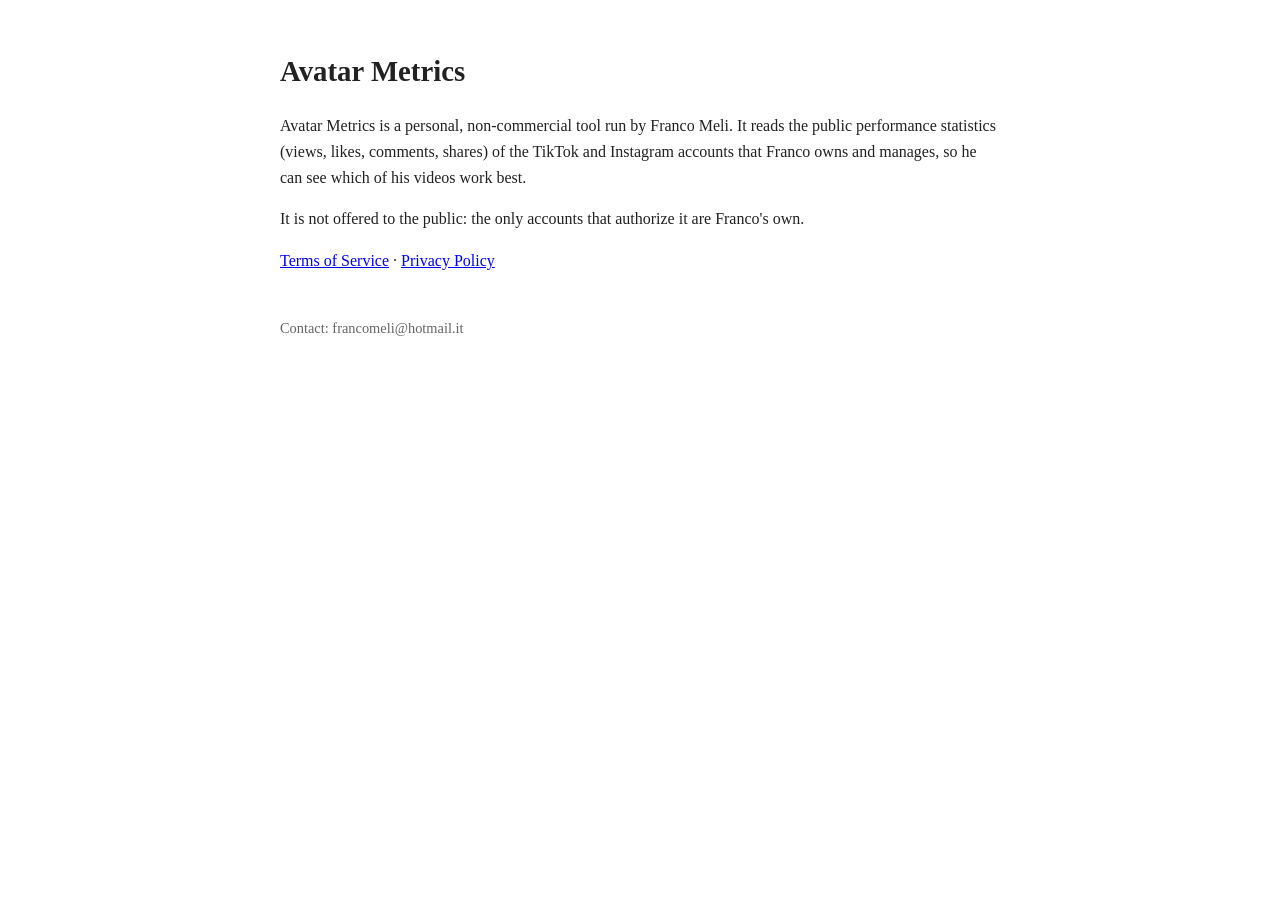
<file: index.html>
<!doctype html><html lang="en"><head><meta charset="utf-8"><title>Avatar Metrics</title><link rel="stylesheet" href="style.css"></head><body>
<h1>Avatar Metrics</h1>
<p>Avatar Metrics is a personal, non-commercial tool run by Franco Meli. It reads the public performance statistics (views, likes, comments, shares) of the TikTok and Instagram accounts that Franco owns and manages, so he can see which of his videos work best.</p>
<p>It is not offered to the public: the only accounts that authorize it are Franco's own.</p>
<p><a href="terms.html">Terms of Service</a> · <a href="privacy.html">Privacy Policy</a></p>
<footer>Contact: francomeli@hotmail.it</footer>
</body></html>
</file>
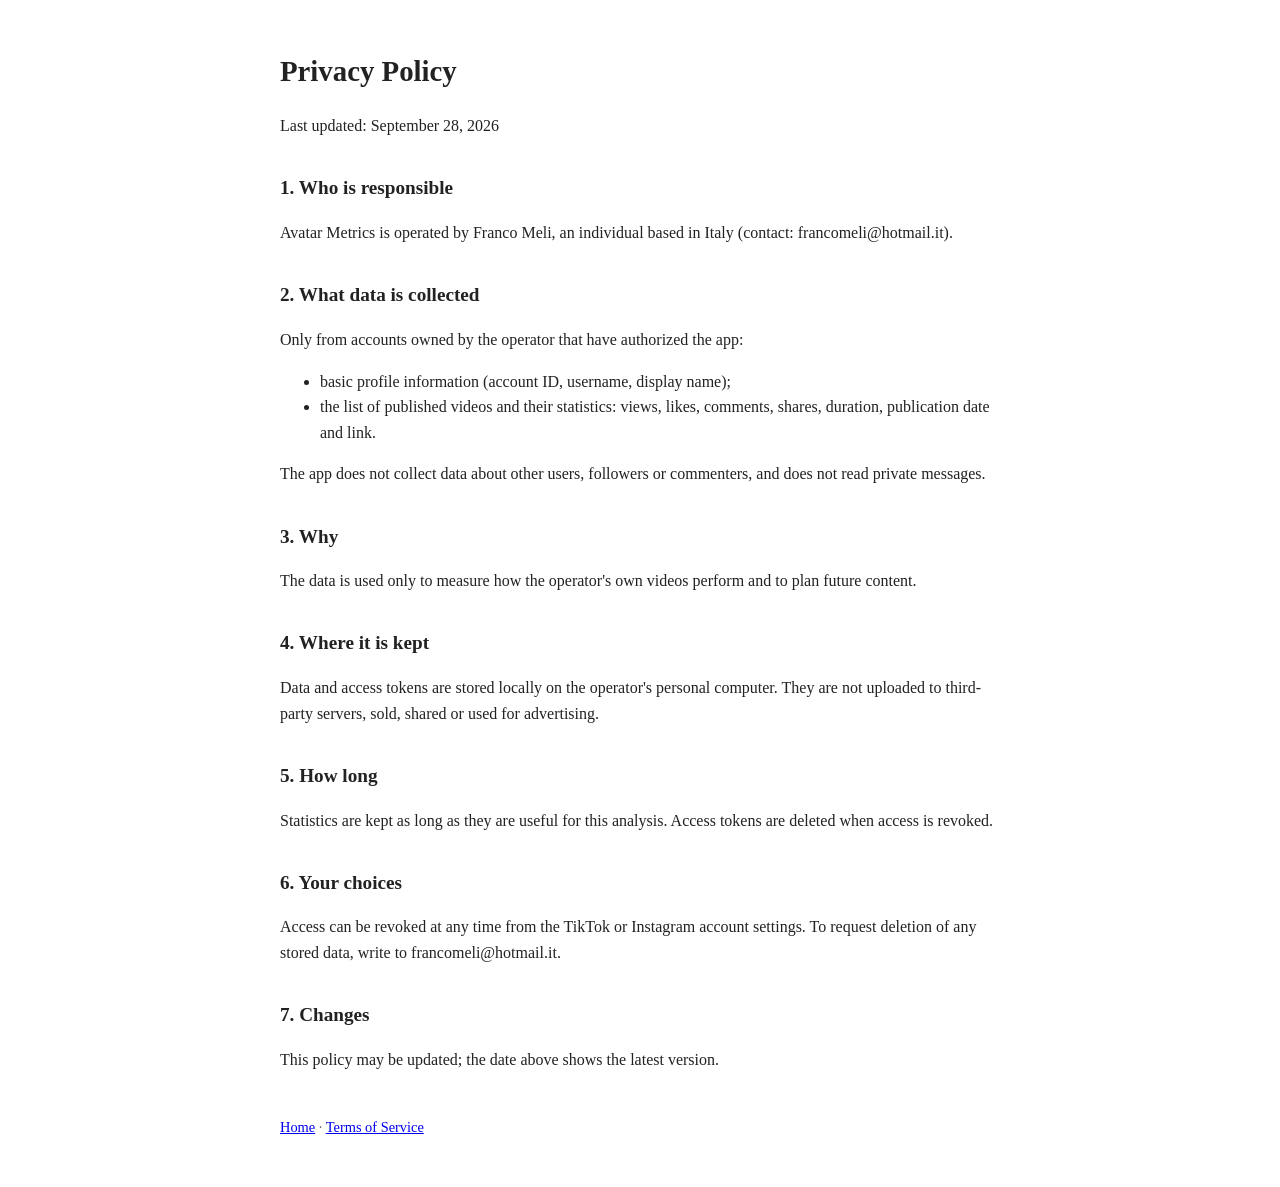
<file: privacy.html>
<!doctype html><html lang="en"><head><meta charset="utf-8"><title>Privacy Policy — Avatar Metrics</title><link rel="stylesheet" href="style.css"></head><body>
<h1>Privacy Policy</h1>
<p>Last updated: September 28, 2026</p>
<h2>1. Who is responsible</h2>
<p>Avatar Metrics is operated by Franco Meli, an individual based in Italy (contact: francomeli@hotmail.it).</p>
<h2>2. What data is collected</h2>
<p>Only from accounts owned by the operator that have authorized the app:</p>
<ul>
<li>basic profile information (account ID, username, display name);</li>
<li>the list of published videos and their statistics: views, likes, comments, shares, duration, publication date and link.</li>
</ul>
<p>The app does not collect data about other users, followers or commenters, and does not read private messages.</p>
<h2>3. Why</h2>
<p>The data is used only to measure how the operator's own videos perform and to plan future content.</p>
<h2>4. Where it is kept</h2>
<p>Data and access tokens are stored locally on the operator's personal computer. They are not uploaded to third-party servers, sold, shared or used for advertising.</p>
<h2>5. How long</h2>
<p>Statistics are kept as long as they are useful for this analysis. Access tokens are deleted when access is revoked.</p>
<h2>6. Your choices</h2>
<p>Access can be revoked at any time from the TikTok or Instagram account settings. To request deletion of any stored data, write to francomeli@hotmail.it.</p>
<h2>7. Changes</h2>
<p>This policy may be updated; the date above shows the latest version.</p>
<footer><a href="index.html">Home</a> · <a href="terms.html">Terms of Service</a></footer>
</body></html>
</file>
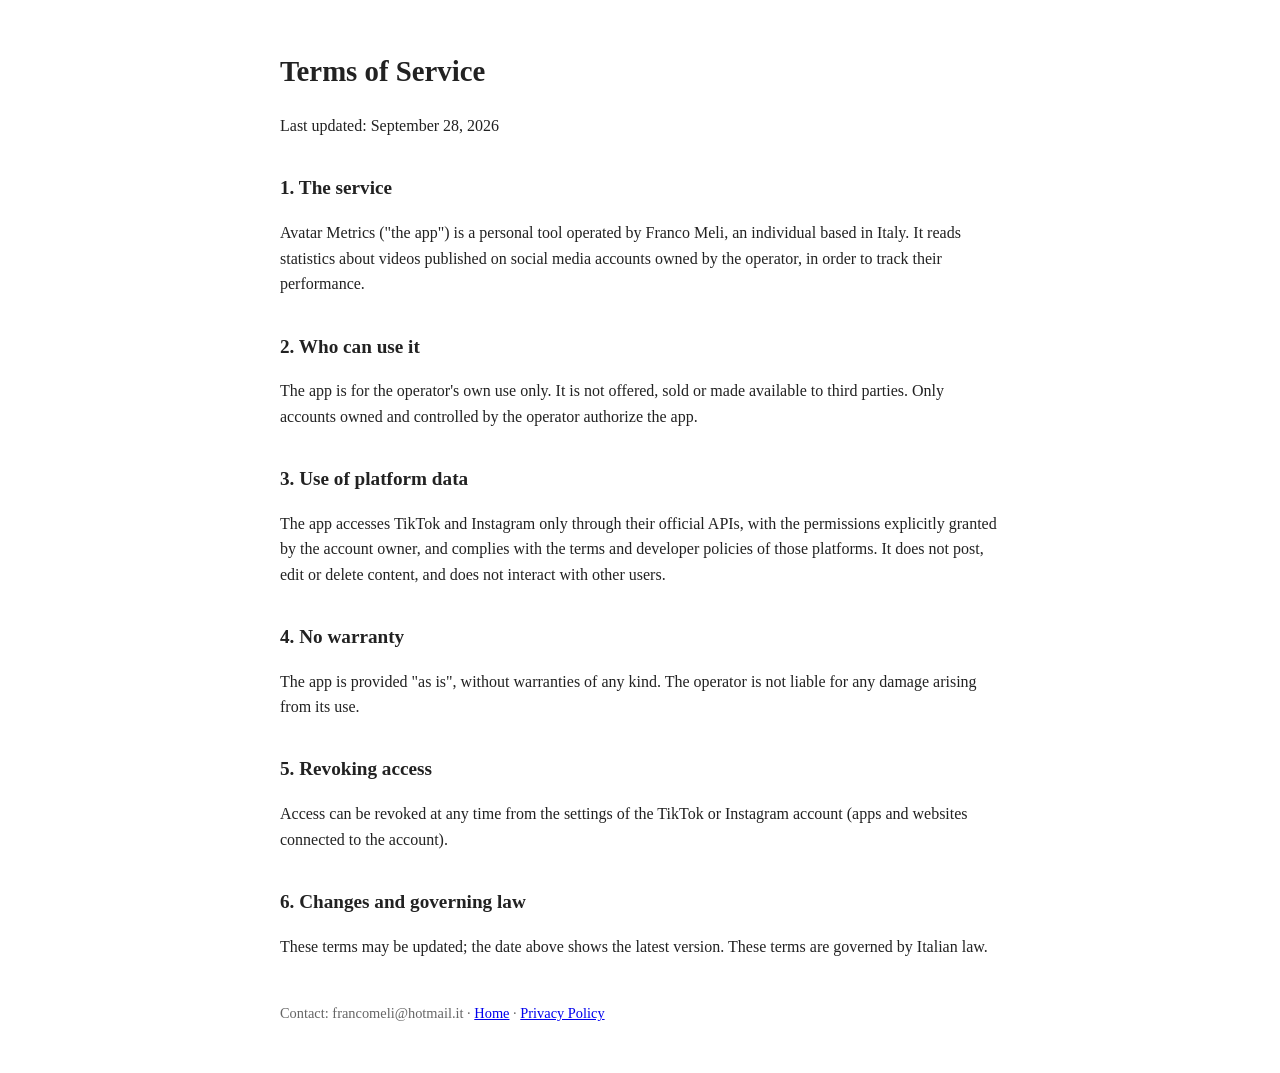
<file: terms.html>
<!doctype html><html lang="en"><head><meta charset="utf-8"><title>Terms of Service — Avatar Metrics</title><link rel="stylesheet" href="style.css"></head><body>
<h1>Terms of Service</h1>
<p>Last updated: September 28, 2026</p>
<h2>1. The service</h2>
<p>Avatar Metrics ("the app") is a personal tool operated by Franco Meli, an individual based in Italy. It reads statistics about videos published on social media accounts owned by the operator, in order to track their performance.</p>
<h2>2. Who can use it</h2>
<p>The app is for the operator's own use only. It is not offered, sold or made available to third parties. Only accounts owned and controlled by the operator authorize the app.</p>
<h2>3. Use of platform data</h2>
<p>The app accesses TikTok and Instagram only through their official APIs, with the permissions explicitly granted by the account owner, and complies with the terms and developer policies of those platforms. It does not post, edit or delete content, and does not interact with other users.</p>
<h2>4. No warranty</h2>
<p>The app is provided "as is", without warranties of any kind. The operator is not liable for any damage arising from its use.</p>
<h2>5. Revoking access</h2>
<p>Access can be revoked at any time from the settings of the TikTok or Instagram account (apps and websites connected to the account).</p>
<h2>6. Changes and governing law</h2>
<p>These terms may be updated; the date above shows the latest version. These terms are governed by Italian law.</p>
<footer>Contact: francomeli@hotmail.it · <a href="index.html">Home</a> · <a href="privacy.html">Privacy Policy</a></footer>
</body></html>
</file>
<file: style.css>
body{font-family:Georgia,serif;max-width:720px;margin:48px auto;padding:0 20px;line-height:1.6;color:#222}
h1{font-size:1.8em}h2{font-size:1.2em;margin-top:1.8em}footer{margin-top:3em;font-size:.9em;color:#666}
</file>
